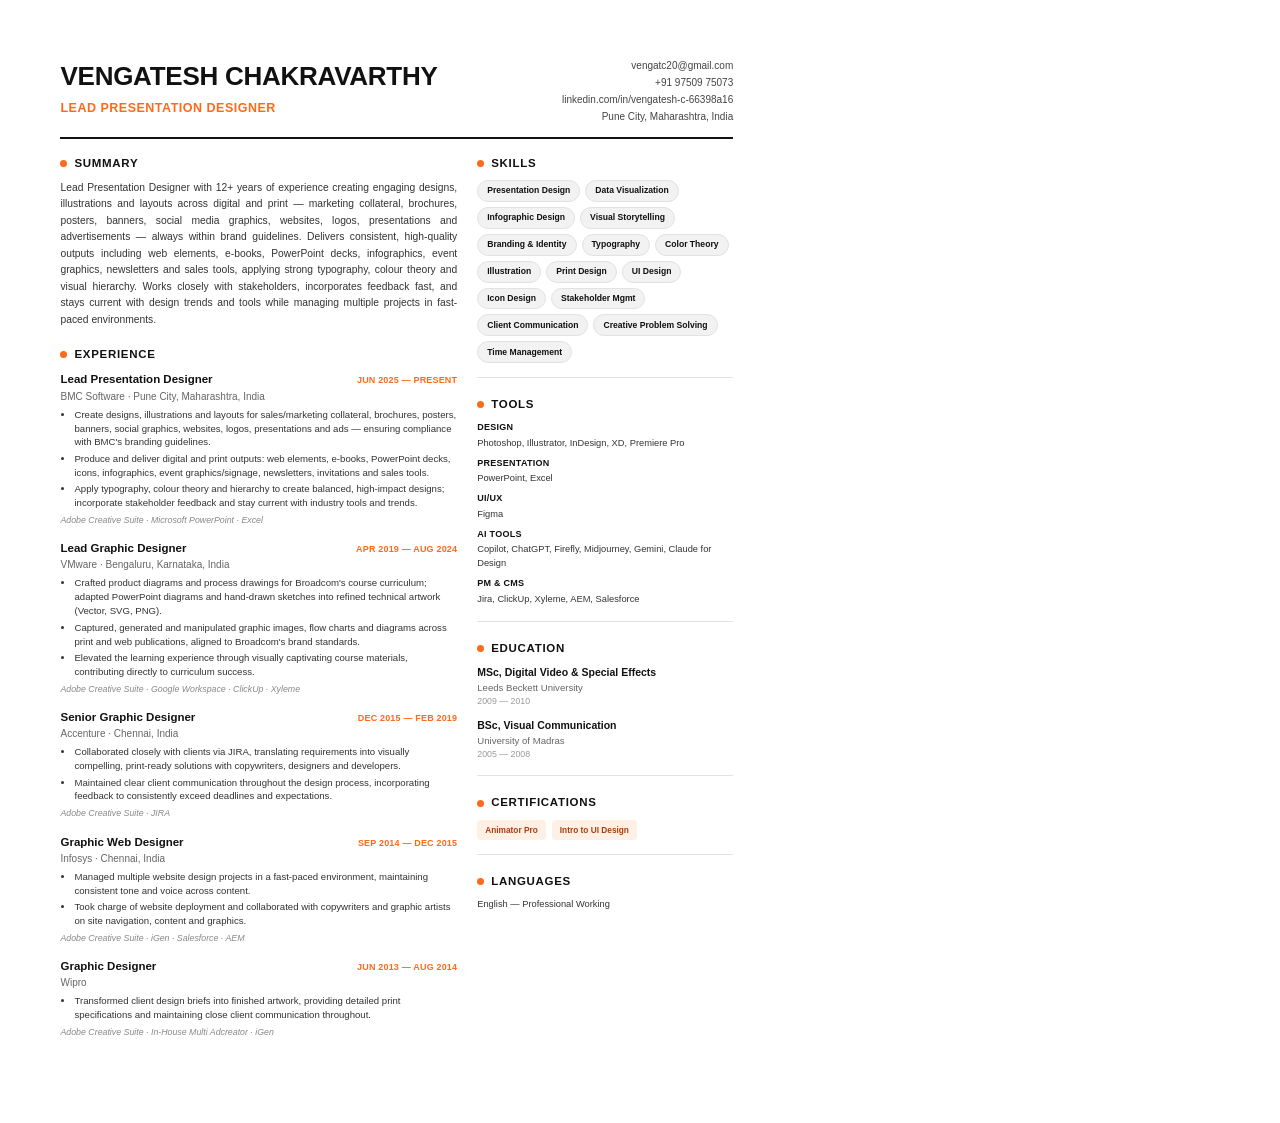
<file: assets/resume/resume-source.html>
<!DOCTYPE html>
<html lang="en">
<head>
<meta charset="UTF-8">
<title>Vengatesh Chakravarthy — Résumé</title>
<style>
  @font-face {
    font-family: 'Inter';
    src: local('Inter');
  }
  *{ box-sizing:border-box; margin:0; padding:0; }
  body{
    font-family:'Inter','Helvetica Neue',Arial,sans-serif;
    color:#111111;
    font-size:10.3px;
    line-height:1.5;
    background:#ffffff;
  }
  .page{ width:210mm; min-height:297mm; padding:15mm 16mm; }

  /* header */
  .head{ display:flex; justify-content:space-between; align-items:flex-start; border-bottom:2px solid #111; padding-bottom:12px; margin-bottom:16px; }
  .head h1{ font-size:26px; font-weight:800; letter-spacing:-0.01em; text-transform:uppercase; }
  .head .role{ font-size:12.5px; font-weight:600; color:#FF6A1A; margin-top:3px; text-transform:uppercase; letter-spacing:.04em; }
  .contact-block{ text-align:right; font-size:10px; color:#444; line-height:1.7; }
  .contact-block a{ color:#444; text-decoration:none; }

  /* layout */
  .cols{ display:flex; gap:20px; margin-top:14px; }
  .col-main{ flex:1.55; }
  .col-side{ flex:1; }

  h2.sec{
    font-size:11.5px; font-weight:800; text-transform:uppercase; letter-spacing:.06em;
    color:#111; margin-bottom:8px; margin-top:18px;
    display:flex; align-items:center; gap:7px;
  }
  h2.sec:first-child{ margin-top:0; }
  h2.sec::before{ content:''; width:7px; height:7px; border-radius:50%; background:#FF6A1A; flex:none; }

  .summary{ font-size:10.3px; color:#333; line-height:1.6; text-align:justify; }

  .job{ margin-bottom:13px; }
  .job:last-child{ margin-bottom:0; }
  .job-top{ display:flex; justify-content:space-between; align-items:baseline; gap:10px; }
  .job-title{ font-size:11.5px; font-weight:700; }
  .job-date{ font-size:9px; font-weight:600; color:#FF6A1A; white-space:nowrap; text-transform:uppercase; letter-spacing:.02em; }
  .job-co{ font-size:10px; color:#666; font-weight:500; margin-bottom:4px; }
  .job ul{ margin:4px 0 0 14px; padding:0; }
  .job li{ font-size:9.6px; color:#333; margin-bottom:2.5px; line-height:1.45; }
  .job .tools{ font-size:8.8px; color:#888; margin-top:4px; font-style:italic; }

  .edu-item{ margin-bottom:10px; }
  .edu-deg{ font-size:10.5px; font-weight:700; }
  .edu-school{ font-size:9.6px; color:#666; }
  .edu-year{ font-size:8.8px; color:#999; }

  .capsule-wrap{ display:flex; flex-wrap:wrap; gap:5px; }
  .cap{
    font-size:8.6px; font-weight:600; color:#111; background:#f2f2f2;
    border:1px solid #e2e2e2; border-radius:999px; padding:3.5px 9px;
  }

  .tool-line{ font-size:9.3px; color:#333; margin-bottom:6px; }
  .tool-line strong{ display:block; font-size:9px; font-weight:700; color:#111; text-transform:uppercase; letter-spacing:.03em; margin-bottom:2px; }

  .badge-row{ display:flex; gap:6px; flex-wrap:wrap; margin-top:4px; }
  .badge-chip{
    font-size:8.3px; font-weight:600; color:#A83E0C; background:#FFF0E6;
    border-radius:4px; padding:4px 8px;
  }

  .divider{ height:1px; background:#e2e2e2; margin:14px 0; }
</style>
</head>
<body>
<div class="page">

  <div class="head">
    <div>
      <h1>Vengatesh Chakravarthy</h1>
      <div class="role">Lead Presentation Designer</div>
    </div>
    <div class="contact-block">
      vengatc20@gmail.com<br>
      +91 97509 75073<br>
      linkedin.com/in/vengatesh-c-66398a16<br>
      Pune City, Maharashtra, India
    </div>
  </div>

  <div class="cols">
    <div class="col-main">

      <h2 class="sec">Summary</h2>
      <p class="summary">Lead Presentation Designer with 12+ years of experience creating engaging designs, illustrations and layouts across digital and print — marketing collateral, brochures, posters, banners, social media graphics, websites, logos, presentations and advertisements — always within brand guidelines. Delivers consistent, high-quality outputs including web elements, e-books, PowerPoint decks, infographics, event graphics, newsletters and sales tools, applying strong typography, colour theory and visual hierarchy. Works closely with stakeholders, incorporates feedback fast, and stays current with design trends and tools while managing multiple projects in fast-paced environments.</p>

      <h2 class="sec">Experience</h2>

      <div class="job">
        <div class="job-top"><span class="job-title">Lead Presentation Designer</span><span class="job-date">Jun 2025 — Present</span></div>
        <div class="job-co">BMC Software · Pune City, Maharashtra, India</div>
        <ul>
          <li>Create designs, illustrations and layouts for sales/marketing collateral, brochures, posters, banners, social graphics, websites, logos, presentations and ads — ensuring compliance with BMC's branding guidelines.</li>
          <li>Produce and deliver digital and print outputs: web elements, e-books, PowerPoint decks, icons, infographics, event graphics/signage, newsletters, invitations and sales tools.</li>
          <li>Apply typography, colour theory and hierarchy to create balanced, high-impact designs; incorporate stakeholder feedback and stay current with industry tools and trends.</li>
        </ul>
        <div class="tools">Adobe Creative Suite · Microsoft PowerPoint · Excel</div>
      </div>

      <div class="job">
        <div class="job-top"><span class="job-title">Lead Graphic Designer</span><span class="job-date">Apr 2019 — Aug 2024</span></div>
        <div class="job-co">VMware · Bengaluru, Karnataka, India</div>
        <ul>
          <li>Crafted product diagrams and process drawings for Broadcom's course curriculum; adapted PowerPoint diagrams and hand-drawn sketches into refined technical artwork (Vector, SVG, PNG).</li>
          <li>Captured, generated and manipulated graphic images, flow charts and diagrams across print and web publications, aligned to Broadcom's brand standards.</li>
          <li>Elevated the learning experience through visually captivating course materials, contributing directly to curriculum success.</li>
        </ul>
        <div class="tools">Adobe Creative Suite · Google Workspace · ClickUp · Xyleme</div>
      </div>

      <div class="job">
        <div class="job-top"><span class="job-title">Senior Graphic Designer</span><span class="job-date">Dec 2015 — Feb 2019</span></div>
        <div class="job-co">Accenture · Chennai, India</div>
        <ul>
          <li>Collaborated closely with clients via JIRA, translating requirements into visually compelling, print-ready solutions with copywriters, designers and developers.</li>
          <li>Maintained clear client communication throughout the design process, incorporating feedback to consistently exceed deadlines and expectations.</li>
        </ul>
        <div class="tools">Adobe Creative Suite · JIRA</div>
      </div>

      <div class="job">
        <div class="job-top"><span class="job-title">Graphic Web Designer</span><span class="job-date">Sep 2014 — Dec 2015</span></div>
        <div class="job-co">Infosys · Chennai, India</div>
        <ul>
          <li>Managed multiple website design projects in a fast-paced environment, maintaining consistent tone and voice across content.</li>
          <li>Took charge of website deployment and collaborated with copywriters and graphic artists on site navigation, content and graphics.</li>
        </ul>
        <div class="tools">Adobe Creative Suite · iGen · Salesforce · AEM</div>
      </div>

      <div class="job">
        <div class="job-top"><span class="job-title">Graphic Designer</span><span class="job-date">Jun 2013 — Aug 2014</span></div>
        <div class="job-co">Wipro</div>
        <ul>
          <li>Transformed client design briefs into finished artwork, providing detailed print specifications and maintaining close client communication throughout.</li>
        </ul>
        <div class="tools">Adobe Creative Suite · In-House Multi Adcreator · iGen</div>
      </div>

    </div>

    <div class="col-side">

      <h2 class="sec">Skills</h2>
      <div class="capsule-wrap">
        <span class="cap">Presentation Design</span>
        <span class="cap">Data Visualization</span>
        <span class="cap">Infographic Design</span>
        <span class="cap">Visual Storytelling</span>
        <span class="cap">Branding &amp; Identity</span>
        <span class="cap">Typography</span>
        <span class="cap">Color Theory</span>
        <span class="cap">Illustration</span>
        <span class="cap">Print Design</span>
        <span class="cap">UI Design</span>
        <span class="cap">Icon Design</span>
        <span class="cap">Stakeholder Mgmt</span>
        <span class="cap">Client Communication</span>
        <span class="cap">Creative Problem Solving</span>
        <span class="cap">Time Management</span>
      </div>

      <div class="divider"></div>

      <h2 class="sec">Tools</h2>
      <div class="tool-line"><strong>Design</strong>Photoshop, Illustrator, InDesign, XD, Premiere Pro</div>
      <div class="tool-line"><strong>Presentation</strong>PowerPoint, Excel</div>
      <div class="tool-line"><strong>UI/UX</strong>Figma</div>
      <div class="tool-line"><strong>AI Tools</strong>Copilot, ChatGPT, Firefly, Midjourney, Gemini, Claude for Design</div>
      <div class="tool-line"><strong>PM &amp; CMS</strong>Jira, ClickUp, Xyleme, AEM, Salesforce</div>

      <div class="divider"></div>

      <h2 class="sec">Education</h2>
      <div class="edu-item">
        <div class="edu-deg">MSc, Digital Video &amp; Special Effects</div>
        <div class="edu-school">Leeds Beckett University</div>
        <div class="edu-year">2009 — 2010</div>
      </div>
      <div class="edu-item">
        <div class="edu-deg">BSc, Visual Communication</div>
        <div class="edu-school">University of Madras</div>
        <div class="edu-year">2005 — 2008</div>
      </div>

      <div class="divider"></div>

      <h2 class="sec">Certifications</h2>
      <div class="badge-row">
        <span class="badge-chip">Animator Pro</span>
        <span class="badge-chip">Intro to UI Design</span>
      </div>

      <div class="divider"></div>

      <h2 class="sec">Languages</h2>
      <div class="tool-line">English — Professional Working</div>

    </div>
  </div>

</div>
</body>
</html>
</file>
